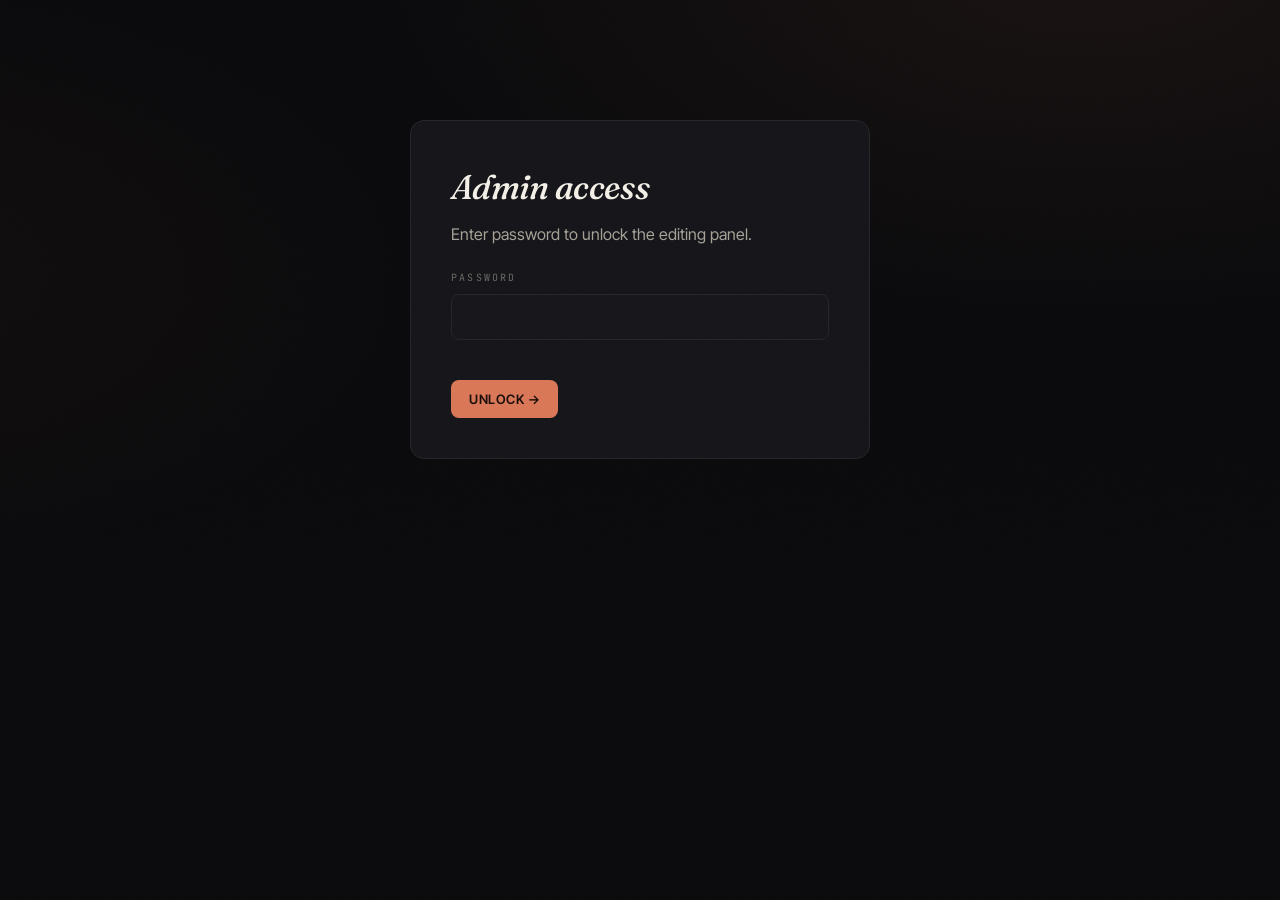
<file: admin.html>
<!DOCTYPE html>
<html lang="en">
<head>
<meta charset="UTF-8" />
<meta name="viewport" content="width=device-width, initial-scale=1" />
<title>Admin · QJ's Reel</title>
<link rel="preconnect" href="https://fonts.googleapis.com">
<link rel="preconnect" href="https://fonts.gstatic.com" crossorigin>
<link href="https://fonts.googleapis.com/css2?family=Fraunces:ital,opsz,wght@0,9..144,500;1,9..144,500&family=Inter+Tight:wght@400;500;600;700&family=JetBrains+Mono:wght@400;600&display=swap" rel="stylesheet">
<link rel="stylesheet" href="styles.css" />
<style>
/* Admin-specific styles, additive to styles.css */
.admin-wrap { max-width: 1400px; margin: 0 auto; padding: 40px 28px; }

.admin-gate {
  max-width: 460px; margin: 120px auto;
  background: var(--panel);
  border: 1px solid var(--line);
  border-radius: 14px;
  padding: 40px;
}
.admin-gate h1 {
  font-family: var(--font-display);
  font-weight: 500; font-style: italic;
  font-size: 34px; margin: 0 0 8px;
  letter-spacing: -0.02em;
}
.admin-gate p { color: var(--ink-dim); margin: 0 0 24px; }
.admin-gate label {
  display: block;
  font-family: var(--font-mono);
  font-size: 10px;
  color: var(--ink-mute);
  letter-spacing: 0.22em;
  text-transform: uppercase;
  margin-bottom: 8px;
}
.admin-gate input {
  width: 100%;
  padding: 13px 14px;
  background: var(--bg-3);
  border: 1px solid var(--line);
  border-radius: 8px;
  color: var(--ink);
  font-family: var(--font-mono);
  font-size: 14px;
  outline: none;
  margin-bottom: 20px;
}
.admin-gate input:focus {
  border-color: var(--accent);
  box-shadow: 0 0 0 3px rgba(217,119,87,0.14);
}
.admin-gate .gate-err {
  color: var(--bad);
  font-family: var(--font-mono);
  font-size: 12px;
  margin: -12px 0 16px;
  min-height: 16px;
}

.admin-header {
  display: flex; justify-content: space-between; align-items: center;
  padding-bottom: 20px;
  border-bottom: 1px solid var(--line-2);
  margin-bottom: 30px;
  gap: 16px;
  flex-wrap: wrap;
}
.admin-header .brand {
  font-family: var(--font-display);
  font-weight: 500; font-style: italic;
  font-size: 24px;
  letter-spacing: -0.01em;
  display: flex; align-items: center; gap: 12px;
}
.admin-header .brand .mark {
  background: var(--accent);
  color: #1a0e08;
  padding: 3px 9px;
  border-radius: 4px;
  font-weight: 900;
  font-style: normal;
  font-size: 18px;
}
.admin-header .actions {
  display: flex; gap: 10px; align-items: center;
  flex-wrap: wrap;
}
.admin-header .github-user {
  display: flex; align-items: center; gap: 10px;
  font-family: var(--font-mono);
  font-size: 11px;
  color: var(--ink-dim);
  letter-spacing: 0.12em;
  text-transform: uppercase;
}
.admin-header .github-user img {
  width: 28px; height: 28px;
  border-radius: 50%;
  border: 1px solid var(--line);
}

.btn {
  padding: 11px 18px;
  background: var(--accent);
  color: #1a0e08;
  border: 0;
  border-radius: 8px;
  font-family: var(--font-body);
  font-weight: 600;
  font-size: 13px;
  letter-spacing: 0.04em;
  text-transform: uppercase;
  cursor: pointer;
  transition: background 0.2s, transform 0.1s;
}
.btn:hover:not(:disabled) { background: var(--accent-2); }
.btn:active { transform: translateY(1px); }
.btn:disabled { opacity: 0.4; cursor: not-allowed; }
.btn-secondary { background: var(--bg-3); color: var(--ink); border: 1px solid var(--line); }
.btn-secondary:hover:not(:disabled) { background: var(--panel-2); border-color: var(--accent); color: var(--accent); }
.btn-success { background: var(--good); color: #0a1a0a; }
.btn-danger { background: var(--bad); color: #1a0808; }

.admin-controls {
  display: grid;
  grid-template-columns: 1fr auto auto;
  gap: 12px;
  padding: 18px;
  background: var(--panel);
  border: 1px solid var(--line-2);
  border-radius: 12px;
  margin-bottom: 24px;
  align-items: center;
}
@media (max-width: 720px) { .admin-controls { grid-template-columns: 1fr; } }

.admin-search {
  position: relative;
}
.admin-search svg {
  position: absolute; left: 14px; top: 50%; transform: translateY(-50%);
  width: 16px; height: 16px; color: var(--ink-mute);
}
.admin-search input {
  width: 100%;
  padding: 12px 14px 12px 40px;
  background: var(--bg-3);
  border: 1px solid var(--line);
  border-radius: 8px;
  color: var(--ink);
  font-family: var(--font-body);
  font-size: 14px;
  outline: none;
}
.admin-search input:focus { border-color: var(--accent); box-shadow: 0 0 0 3px rgba(217,119,87,0.14); }

.admin-sel {
  background: var(--bg-3);
  border: 1px solid var(--line);
  color: var(--ink);
  padding: 11px 32px 11px 12px;
  border-radius: 8px;
  font-family: var(--font-body);
  font-size: 13px;
  outline: none;
  cursor: pointer;
  appearance: none;
  background-image: url("data:image/svg+xml;utf8,<svg xmlns='http://www.w3.org/2000/svg' width='12' height='8' viewBox='0 0 12 8'><path d='M1 1l5 5 5-5' stroke='%23a5a196' fill='none' stroke-width='1.5'/></svg>");
  background-repeat: no-repeat;
  background-position: right 10px center;
  min-width: 160px;
}

.admin-count {
  font-family: var(--font-mono);
  font-size: 11px;
  color: var(--ink-mute);
  text-transform: uppercase;
  letter-spacing: 0.14em;
  margin-bottom: 14px;
}

/* table/list of entries */
.entry-list {
  display: flex; flex-direction: column;
  gap: 6px;
  margin-bottom: 40px;
}
.entry-row {
  display: grid;
  grid-template-columns: 42px 60px 1fr 120px 90px 100px 80px;
  gap: 12px; align-items: center;
  padding: 8px 14px;
  background: var(--panel);
  border: 1px solid var(--line-2);
  border-radius: 8px;
  transition: border-color 0.15s;
  cursor: pointer;
  font-size: 13px;
}
.entry-row:hover { border-color: var(--line); }
.entry-row.editing { border-color: var(--accent); background: var(--panel-2); }
.entry-row .e-id {
  font-family: var(--font-mono);
  font-size: 10px;
  color: var(--ink-mute);
  letter-spacing: 0.1em;
}
.entry-row .e-poster {
  width: 48px; aspect-ratio: 2/3;
  background: var(--bg-3);
  border-radius: 4px;
  overflow: hidden;
  display: flex; align-items: center; justify-content: center;
  font-size: 8px; color: var(--ink-mute);
  text-align: center;
  padding: 4px;
}
.entry-row .e-poster img { width: 100%; height: 100%; object-fit: cover; }
.entry-row .e-title {
  font-family: var(--font-display);
  font-weight: 500;
  font-size: 15px;
  color: var(--ink);
  letter-spacing: -0.01em;
  overflow: hidden;
  text-overflow: ellipsis;
  white-space: nowrap;
}
.entry-row .e-platform {
  font-family: var(--font-mono);
  font-size: 11px;
  color: var(--ink-dim);
  letter-spacing: 0.08em;
  text-transform: uppercase;
  overflow: hidden;
  text-overflow: ellipsis;
  white-space: nowrap;
}
.entry-row .e-rating {
  font-family: var(--font-display);
  font-weight: 600;
  font-size: 15px;
  color: var(--rating-color, var(--ink-dim));
  text-align: center;
}
.entry-row .e-status {
  font-family: var(--font-mono);
  font-size: 9px;
  letter-spacing: 0.14em;
  text-transform: uppercase;
  padding: 3px 8px;
  border-radius: 999px;
  border: 1px solid var(--line);
  text-align: center;
  white-space: nowrap;
}
.entry-row .e-status.watched { color: var(--good); border-color: rgba(143,214,148,0.3); background: rgba(143,214,148,0.06); }
.entry-row .e-status.partial { color: #bfd67f; border-color: rgba(191,214,127,0.3); background: rgba(191,214,127,0.06); }
.entry-row .e-status.unwatched { color: var(--accent); border-color: rgba(217,119,87,0.3); background: rgba(217,119,87,0.06); }
.entry-row .e-actions {
  text-align: right;
}

@media (max-width: 900px) {
  .entry-row { grid-template-columns: 48px 1fr 60px; gap: 10px; }
  .entry-row .e-id, .entry-row .e-platform, .entry-row .e-status, .entry-row .e-actions { display: none; }
}

/* editor modal */
.editor {
  position: fixed;
  inset: 0;
  z-index: 200;
  display: flex; align-items: center; justify-content: center;
  padding: 20px;
  background: rgba(0,0,0,0.85);
  backdrop-filter: blur(4px);
}
.editor[hidden] { display: none; }
.editor-card {
  background: var(--bg-2);
  border: 1px solid var(--line);
  border-radius: 14px;
  max-width: 760px;
  width: 100%;
  max-height: 92vh;
  overflow-y: auto;
  box-shadow: 0 30px 80px -20px rgba(0,0,0,0.9);
  animation: modalIn 0.25s ease;
}
.editor-card::-webkit-scrollbar { width: 6px; }
.editor-card::-webkit-scrollbar-thumb { background: var(--line); border-radius: 3px; }
.editor-head {
  padding: 24px 28px;
  border-bottom: 1px solid var(--line-2);
  display: flex; justify-content: space-between; align-items: center;
  gap: 16px;
  position: sticky; top: 0;
  background: var(--bg-2);
  z-index: 5;
}
.editor-head h2 {
  font-family: var(--font-display);
  font-weight: 500; font-style: italic;
  font-size: 24px;
  letter-spacing: -0.01em;
  margin: 0;
}
.editor-head .editor-id {
  font-family: var(--font-mono);
  font-size: 11px;
  color: var(--accent);
  letter-spacing: 0.2em;
  text-transform: uppercase;
}
.editor-close {
  background: transparent;
  border: 0; color: var(--ink-mute);
  font-size: 20px;
  cursor: pointer;
  width: 32px; height: 32px;
  border-radius: 50%;
  display: flex; align-items: center; justify-content: center;
}
.editor-close:hover { background: var(--bg-3); color: var(--ink); }

.editor-body {
  padding: 24px 28px;
  display: grid;
  grid-template-columns: 180px 1fr;
  gap: 28px;
}
@media (max-width: 680px) { .editor-body { grid-template-columns: 1fr; } }

.editor-poster-col { display: flex; flex-direction: column; gap: 12px; }
.editor-poster {
  aspect-ratio: 2/3;
  border-radius: 8px;
  overflow: hidden;
  background: var(--panel);
  border: 1px solid var(--line);
}
.editor-poster img { width: 100%; height: 100%; object-fit: cover; }
.editor-poster .empty {
  width: 100%; height: 100%;
  display: flex; align-items: center; justify-content: center;
  padding: 20px; text-align: center;
  color: var(--ink-mute);
  font-family: var(--font-display);
  font-style: italic;
  font-size: 14px;
  background: linear-gradient(135deg, var(--panel-2), var(--bg-3));
}

.field {
  display: flex; flex-direction: column;
  gap: 6px; margin-bottom: 16px;
}
.field label {
  font-family: var(--font-mono);
  font-size: 10px;
  color: var(--ink-mute);
  letter-spacing: 0.18em;
  text-transform: uppercase;
}
.field input, .field select, .field textarea {
  width: 100%;
  padding: 10px 12px;
  background: var(--bg-3);
  border: 1px solid var(--line);
  border-radius: 6px;
  color: var(--ink);
  font-family: var(--font-body);
  font-size: 14px;
  outline: none;
  transition: border-color 0.2s, box-shadow 0.2s;
}
.field input:focus, .field select:focus, .field textarea:focus {
  border-color: var(--accent);
  box-shadow: 0 0 0 3px rgba(217,119,87,0.12);
}
.field textarea { resize: vertical; min-height: 80px; font-family: var(--font-body); line-height: 1.5; }
.field select {
  appearance: none;
  background-image: url("data:image/svg+xml;utf8,<svg xmlns='http://www.w3.org/2000/svg' width='12' height='8' viewBox='0 0 12 8'><path d='M1 1l5 5 5-5' stroke='%23a5a196' fill='none' stroke-width='1.5'/></svg>");
  background-repeat: no-repeat;
  background-position: right 12px center;
  padding-right: 30px;
}
.field-row {
  display: grid;
  grid-template-columns: 1fr 1fr;
  gap: 12px;
}
@media (max-width: 520px) { .field-row { grid-template-columns: 1fr; } }

.tmdb-box {
  background: var(--panel-2);
  border: 1px solid var(--line);
  border-radius: 8px;
  padding: 14px;
  margin: 10px 0 18px;
}
.tmdb-box h3 {
  margin: 0 0 10px;
  font-family: var(--font-mono);
  font-size: 10px;
  color: var(--ink-mute);
  letter-spacing: 0.2em;
  text-transform: uppercase;
  font-weight: 600;
}
.tmdb-search { display: flex; gap: 8px; }
.tmdb-search input {
  flex: 1;
  padding: 10px 12px;
  background: var(--bg-3);
  border: 1px solid var(--line);
  border-radius: 6px;
  color: var(--ink);
  font-family: var(--font-body);
  font-size: 14px;
  outline: none;
}
.tmdb-search input:focus {
  border-color: var(--accent);
  box-shadow: 0 0 0 3px rgba(217,119,87,0.12);
}
.tmdb-results {
  display: grid;
  grid-template-columns: repeat(auto-fill, minmax(100px, 1fr));
  gap: 10px;
  margin-top: 12px;
  max-height: 280px;
  overflow-y: auto;
  padding-right: 4px;
}
.tmdb-results::-webkit-scrollbar { width: 5px; }
.tmdb-results::-webkit-scrollbar-thumb { background: var(--line); }
.tmdb-candidate {
  background: var(--bg-3);
  border: 2px solid var(--line);
  border-radius: 6px;
  overflow: hidden;
  cursor: pointer;
  transition: all 0.15s;
}
.tmdb-candidate:hover { border-color: var(--accent); }
.tmdb-candidate .cimg {
  aspect-ratio: 2/3;
  overflow: hidden;
  position: relative;
}
.tmdb-candidate .cimg img { width: 100%; height: 100%; object-fit: cover; }
.tmdb-candidate .cimg .no-p {
  width: 100%; height: 100%;
  display: flex; align-items: center; justify-content: center;
  color: var(--ink-mute); font-size: 10px;
  background: linear-gradient(135deg, var(--panel), var(--panel-2));
}
.tmdb-candidate .type-badge {
  position: absolute; top: 4px; left: 4px;
  background: rgba(0,0,0,0.7);
  color: white;
  padding: 1px 5px;
  border-radius: 3px;
  font-family: var(--font-mono);
  font-size: 8px;
  letter-spacing: 0.1em;
}
.tmdb-candidate .ctxt {
  padding: 6px 8px 8px;
  font-family: var(--font-body);
  font-size: 11px;
  color: var(--ink);
  line-height: 1.2;
  display: -webkit-box;
  -webkit-line-clamp: 2;
  -webkit-box-orient: vertical;
  overflow: hidden;
}
.tmdb-candidate .cy { font-family: var(--font-mono); color: var(--ink-mute); font-size: 10px; margin-top: 2px; }

.editor-footer {
  padding: 18px 28px;
  border-top: 1px solid var(--line-2);
  display: flex; justify-content: space-between; align-items: center;
  gap: 12px;
  position: sticky; bottom: 0;
  background: var(--bg-2);
  flex-wrap: wrap;
}
.editor-footer .right { display: flex; gap: 10px; }

.toast {
  position: fixed; top: 20px; left: 50%; transform: translateX(-50%);
  z-index: 300;
  padding: 12px 22px;
  background: var(--panel);
  border: 1px solid var(--line);
  border-radius: 8px;
  font-family: var(--font-mono);
  font-size: 12px;
  letter-spacing: 0.08em;
  max-width: 90vw;
  box-shadow: 0 20px 40px -10px rgba(0,0,0,0.6);
  animation: toastIn 0.25s ease;
}
.toast.good { border-left: 3px solid var(--good); color: var(--good); }
.toast.bad  { border-left: 3px solid var(--bad); color: var(--bad); }
.toast.info { border-left: 3px solid var(--accent); color: var(--accent); }
@keyframes toastIn { from { opacity: 0; transform: translate(-50%, -10px); } to { opacity: 1; transform: translate(-50%, 0); } }

.save-bar {
  position: fixed;
  bottom: 20px; left: 50%; transform: translateX(-50%);
  z-index: 150;
  display: flex; align-items: center; gap: 14px;
  padding: 14px 22px;
  background: var(--panel);
  border: 1px solid var(--accent);
  border-radius: 999px;
  box-shadow: 0 20px 40px -10px rgba(0,0,0,0.7);
  animation: slideUp 0.3s ease;
}
.save-bar[hidden] { display: none; }
.save-bar .text {
  font-family: var(--font-mono);
  font-size: 12px;
  color: var(--ink);
  letter-spacing: 0.1em;
  text-transform: uppercase;
}
@keyframes slideUp { from { opacity: 0; transform: translate(-50%, 20px); } to { opacity: 1; transform: translate(-50%, 0); } }
</style>
</head>
<body>

<div class="grain"></div>

<!-- Password gate -->
<div id="gate" class="admin-gate">
  <h1>Admin access</h1>
  <p>Enter password to unlock the editing panel.</p>
  <label for="gate-pw">Password</label>
  <input type="password" id="gate-pw" autocomplete="current-password" />
  <div id="gate-err" class="gate-err"></div>
  <button id="gate-btn" class="btn">Unlock →</button>
</div>

<!-- Main admin UI -->
<div id="app" class="admin-wrap" hidden>

  <header class="admin-header">
    <div class="brand">
      <span class="mark">QJ</span>
      <span>Admin Panel</span>
    </div>
    <div class="actions">
      <div id="gh-user" class="github-user" hidden></div>
      <button id="github-login-btn" class="btn">Sign in with GitHub</button>
      <button id="add-btn" class="btn btn-secondary" hidden>+ Add entry</button>
      <a href="./" class="btn btn-secondary">← Back to site</a>
    </div>
  </header>

  <div id="not-signed-in" class="admin-gate" style="margin:40px auto;max-width:540px;">
    <h1 style="font-size:28px;">Sign in to edit</h1>
    <p>The admin panel needs GitHub access to save your changes directly to your repository. Click "Sign in with GitHub" above — you'll authorize the app once, then all edits save instantly.</p>
    <p style="font-size:13px;color:var(--ink-mute);">We only ask for <code style="background:var(--bg-3);padding:2px 6px;border-radius:3px;">public_repo</code> scope — no access to your private repos or personal info.</p>
  </div>

  <div id="signed-in-ui" hidden>
    <div class="admin-controls">
      <div class="admin-search">
        <svg viewBox="0 0 24 24" fill="none" stroke="currentColor" stroke-width="2"><circle cx="11" cy="11" r="7"/><path d="m20 20-3.5-3.5"/></svg>
        <input type="search" id="a-search" placeholder="Search title, platform…" autocomplete="off" />
      </div>
      <select id="a-filter" class="admin-sel">
        <option value="all">All entries</option>
        <option value="watched">Watched</option>
        <option value="partial">In progress</option>
        <option value="unwatched">Watchlist</option>
        <option value="no-poster">No poster</option>
      </select>
      <select id="a-sort" class="admin-sel">
        <option value="recent">Most recent (by ID)</option>
        <option value="oldest">Oldest first</option>
        <option value="title">Title A–Z</option>
        <option value="rating-desc">Highest rated</option>
        <option value="rating-asc">Lowest rated</option>
      </select>
    </div>

    <div class="admin-count" id="a-count">—</div>

    <div id="entry-list" class="entry-list"></div>
  </div>

</div>

<!-- Editor modal -->
<div id="editor" class="editor" hidden>
  <div class="editor-card">
    <div class="editor-head">
      <div>
        <div class="editor-id" id="ed-id">ENTRY</div>
        <h2 id="ed-heading">Edit entry</h2>
      </div>
      <button class="editor-close" data-editor-close>✕</button>
    </div>

    <div class="editor-body">
      <div class="editor-poster-col">
        <div class="editor-poster" id="ed-poster"></div>
        <button id="ed-clear-poster" class="btn btn-secondary" style="font-size:11px;padding:8px;">Clear poster</button>
      </div>

      <div>
        <div class="field">
          <label for="ed-title">Title</label>
          <input type="text" id="ed-title" />
        </div>
        <div class="field-row">
          <div class="field">
            <label for="ed-platform">Platform</label>
            <input type="text" id="ed-platform" placeholder="Netflix, Prime Video…" />
          </div>
          <div class="field">
            <label for="ed-rating">Rating (0–10)</label>
            <input type="number" id="ed-rating" step="0.5" min="0" max="10" placeholder="e.g. 7.5" />
          </div>
        </div>
        <div class="field-row">
          <div class="field">
            <label for="ed-status">Status</label>
            <select id="ed-status">
              <option value="watched">Watched</option>
              <option value="partial">In progress (partial)</option>
              <option value="unwatched">Watchlist (not started)</option>
            </select>
          </div>
          <div class="field">
            <label for="ed-seasons">Seasons watched</label>
            <input type="text" id="ed-seasons" placeholder="e.g. S1, S1-S4, All" />
          </div>
        </div>
        <div class="field">
          <label for="ed-year">Year</label>
          <input type="text" id="ed-year" placeholder="e.g. 2014" />
        </div>
        <div class="field">
          <label for="ed-overview">Description</label>
          <textarea id="ed-overview" rows="3"></textarea>
        </div>

        <div class="tmdb-box">
          <h3>Fetch poster + description from TMDB</h3>
          <div class="tmdb-search">
            <input type="text" id="ed-tmdb-query" placeholder="Search query" />
            <button id="ed-tmdb-btn" class="btn btn-secondary">Search</button>
          </div>
          <div id="ed-tmdb-results" class="tmdb-results"></div>
        </div>
      </div>
    </div>

    <div class="editor-footer">
      <button id="ed-delete" class="btn btn-danger">Delete entry</button>
      <div class="right">
        <button class="btn btn-secondary" data-editor-close>Cancel</button>
        <button id="ed-save" class="btn">Save changes</button>
      </div>
    </div>
  </div>
</div>

<!-- Save bar (shown when unsaved changes exist) -->
<div id="save-bar" class="save-bar" hidden>
  <span class="text" id="save-bar-text">0 changes unsaved</span>
  <button id="sync-btn" class="btn">⬆ Push to GitHub</button>
</div>

<script>
/* ============================================================
   Admin Panel
   ============================================================ */

const ADMIN_PASSWORD = "Admin2026@";
const WORKER_URL = "https://qj-reel-auth.qaderbhai112.workers.dev";
const REPO_OWNER = "qader111";
const REPO_NAME = "reel";
const FILE_PATH = "movies.json";
const TMDB_BASE = "https://api.themoviedb.org/3";
const TMDB_IMG = "https://image.tmdb.org/t/p/w500";
const TMDB_READ_TOKEN_STORAGE = "qj-reel-tmdb-token";
const GH_TOKEN_STORAGE = "qj-reel-gh-token";

const $ = (id) => document.getElementById(id);

const state = {
  movies: [],
  filtered: [],
  filter: "all",
  sort: "recent",
  search: "",
  fileSha: null,          // current SHA of movies.json on GitHub (for If-Match writes)
  ghToken: null,
  ghUser: null,
  pendingChanges: false,  // true when edits haven't been pushed yet
  editing: null,          // entry id being edited (or "new")
  lastTmdbResults: [],
};

/* ---------- Password gate ---------- */
$("gate-btn").addEventListener("click", unlock);
$("gate-pw").addEventListener("keydown", (e) => { if (e.key === "Enter") unlock(); });

function unlock() {
  const v = $("gate-pw").value;
  if (v !== ADMIN_PASSWORD) {
    $("gate-err").textContent = "Wrong password.";
    return;
  }
  sessionStorage.setItem("qj-reel-unlocked", "1");
  $("gate").hidden = true;
  $("app").hidden = false;
  init();
}

// Auto-unlock if session is unlocked
if (sessionStorage.getItem("qj-reel-unlocked") === "1") {
  $("gate").hidden = true;
  $("app").hidden = false;
  init();
}

/* ---------- Init ---------- */
async function init() {
  // Check for existing GH token
  const savedToken = localStorage.getItem(GH_TOKEN_STORAGE);
  if (savedToken) {
    state.ghToken = savedToken;
    await fetchGhUser();
  }

  // Listen for OAuth postMessage
  window.addEventListener("message", (e) => {
    if (e.origin !== new URL(WORKER_URL).origin) return;
    if (!e.data || e.data.type !== "qj-reel-oauth") return;
    handleOAuthToken(e.data.token);
  });

  // Bind events
  $("github-login-btn").addEventListener("click", startOAuth);
  $("add-btn").addEventListener("click", () => openEditor("new"));
  $("a-search").addEventListener("input", debounce(() => {
    state.search = $("a-search").value.trim().toLowerCase();
    applyFilters();
  }, 120));
  $("a-filter").addEventListener("change", () => { state.filter = $("a-filter").value; applyFilters(); });
  $("a-sort").addEventListener("change", () => { state.sort = $("a-sort").value; applyFilters(); });
  document.querySelectorAll("[data-editor-close]").forEach(el => el.addEventListener("click", closeEditor));
  $("ed-save").addEventListener("click", saveEntry);
  $("ed-delete").addEventListener("click", deleteEntry);
  $("ed-clear-poster").addEventListener("click", () => {
    const form = readEditorForm();
    form.poster = null;
    renderEditorPoster(form);
    state._editorDraft = form;
  });
  $("ed-tmdb-btn").addEventListener("click", doTmdbSearch);
  $("ed-tmdb-query").addEventListener("keydown", (e) => { if (e.key === "Enter") { e.preventDefault(); doTmdbSearch(); } });
  $("sync-btn").addEventListener("click", pushToGitHub);

  document.addEventListener("keydown", (e) => {
    if (e.key === "Escape" && !$("editor").hidden) closeEditor();
  });

  // If signed in, load movies
  if (state.ghToken) {
    await loadFromGitHub();
  }
}

/* ---------- OAuth flow ---------- */
function startOAuth() {
  const state_ = Math.random().toString(36).slice(2);
  sessionStorage.setItem("qj-reel-oauth-state", state_);
  const url = `${WORKER_URL}/oauth/authorize?state=${encodeURIComponent(state_)}`;
  const w = window.open(url, "gh-oauth", "width=640,height=720");
  if (!w) toast("bad", "Popup blocked. Please allow popups for this page and try again.");
}

async function handleOAuthToken(token) {
  const expected = sessionStorage.getItem("qj-reel-oauth-state");
  // Note: state check is loose here — if you want stricter, verify state from worker payload too
  state.ghToken = token;
  localStorage.setItem(GH_TOKEN_STORAGE, token);
  toast("good", "Signed in to GitHub ✓");
  await fetchGhUser();
  await loadFromGitHub();
}

async function fetchGhUser() {
  try {
    const res = await fetch("https://api.github.com/user", {
      headers: { Authorization: `Bearer ${state.ghToken}`, Accept: "application/vnd.github+json" }
    });
    if (!res.ok) throw new Error(`GH ${res.status}`);
    state.ghUser = await res.json();
    renderGhUser();
  } catch (e) {
    // Token is probably expired or revoked
    localStorage.removeItem(GH_TOKEN_STORAGE);
    state.ghToken = null;
    state.ghUser = null;
    renderGhUser();
    toast("bad", "Sign-in expired. Please sign in again.");
  }
}

function renderGhUser() {
  const box = $("gh-user");
  const loginBtn = $("github-login-btn");
  const addBtn = $("add-btn");
  const notSignedIn = $("not-signed-in");
  const signedInUi = $("signed-in-ui");

  if (state.ghUser) {
    box.hidden = false;
    const avatarUrl = state.ghUser.avatar_url ? state.ghUser.avatar_url + (state.ghUser.avatar_url.includes("?") ? "&s=56" : "?s=56") : "";
    box.innerHTML = `
      <img src="${escapeHtml(avatarUrl)}" alt="" />
      <span>${escapeHtml(state.ghUser.login)}</span>
      <button id="gh-logout" class="btn btn-secondary" style="padding:6px 12px;font-size:10px;margin-left:8px;">Sign out</button>
    `;
    $("gh-logout").addEventListener("click", signOut);
    loginBtn.hidden = true;
    addBtn.hidden = false;
    notSignedIn.hidden = true;
    signedInUi.hidden = false;
  } else {
    box.hidden = true;
    loginBtn.hidden = false;
    addBtn.hidden = true;
    notSignedIn.hidden = false;
    signedInUi.hidden = true;
  }
}

function signOut() {
  localStorage.removeItem(GH_TOKEN_STORAGE);
  state.ghToken = null;
  state.ghUser = null;
  renderGhUser();
  toast("info", "Signed out.");
}

/* ---------- GitHub file I/O ---------- */
async function loadFromGitHub() {
  try {
    const res = await fetch(`https://api.github.com/repos/${REPO_OWNER}/${REPO_NAME}/contents/${FILE_PATH}`, {
      headers: { Authorization: `Bearer ${state.ghToken}`, Accept: "application/vnd.github+json" }
    });
    if (!res.ok) throw new Error(`GitHub returned ${res.status}`);
    const data = await res.json();
    state.fileSha = data.sha;
    const content = atob(data.content.replace(/\n/g, ""));
    // Decode UTF-8 properly
    const bytes = new Uint8Array([...content].map(c => c.charCodeAt(0)));
    const text = new TextDecoder().decode(bytes);
    state.movies = JSON.parse(text);
    state.pendingChanges = false;
    updateSaveBar();
    applyFilters();
    toast("good", `Loaded ${state.movies.length} entries`);
  } catch (e) {
    toast("bad", `Load failed: ${e.message}`);
  }
}

async function pushToGitHub() {
  if (!state.pendingChanges) return;
  if (!state.ghToken) { toast("bad", "Not signed in."); return; }

  const btn = $("sync-btn");
  btn.disabled = true;
  btn.textContent = "⏳ Pushing…";

  try {
    const text = JSON.stringify(state.movies, null, 2);
    // Encode to base64 safely for UTF-8
    const bytes = new TextEncoder().encode(text);
    const binary = Array.from(bytes).map(b => String.fromCharCode(b)).join("");
    const content = btoa(binary);

    const res = await fetch(`https://api.github.com/repos/${REPO_OWNER}/${REPO_NAME}/contents/${FILE_PATH}`, {
      method: "PUT",
      headers: {
        Authorization: `Bearer ${state.ghToken}`,
        Accept: "application/vnd.github+json",
        "Content-Type": "application/json",
      },
      body: JSON.stringify({
        message: `Admin: update movies.json (${state.movies.length} entries)`,
        content,
        sha: state.fileSha,
      }),
    });
    if (!res.ok) {
      const errText = await res.text();
      throw new Error(`${res.status}: ${errText.slice(0, 120)}`);
    }
    const data = await res.json();
    state.fileSha = data.content.sha;
    state.pendingChanges = false;
    updateSaveBar();
    toast("good", "Pushed to GitHub ✓ Site will redeploy in ~30s");
  } catch (e) {
    toast("bad", `Push failed: ${e.message}`);
  } finally {
    btn.disabled = false;
    btn.textContent = "⬆ Push to GitHub";
  }
}

function markDirty() {
  state.pendingChanges = true;
  updateSaveBar();
}
function updateSaveBar() {
  const bar = $("save-bar");
  if (state.pendingChanges) {
    bar.hidden = false;
    // (we could count changes, but simpler for now)
    $("save-bar-text").textContent = "Unsaved changes";
  } else {
    bar.hidden = true;
  }
}

/* ---------- List rendering ---------- */
function applyFilters() {
  let list = state.movies.slice();

  // Filter
  if (state.filter !== "all") {
    if (state.filter === "no-poster") {
      list = list.filter(m => !m.poster);
    } else {
      list = list.filter(m => (m.status || (m.watched ? "watched" : "unwatched")) === state.filter);
    }
  }
  // Search
  if (state.search) {
    list = list.filter(m => {
      const hay = `${m.title} ${m.platform || ""} ${m.matched_title || ""}`.toLowerCase();
      return hay.includes(state.search);
    });
  }
  // Sort
  switch (state.sort) {
    case "recent": list.sort((a,b) => b.id - a.id); break;
    case "oldest": list.sort((a,b) => a.id - b.id); break;
    case "title":  list.sort((a,b) => a.title.localeCompare(b.title)); break;
    case "rating-desc": list.sort((a,b) => ((b.rating ?? -1) - (a.rating ?? -1))); break;
    case "rating-asc":  list.sort((a,b) => ((a.rating ?? 99) - (b.rating ?? 99))); break;
  }

  state.filtered = list;
  $("a-count").textContent = `${list.length} of ${state.movies.length}`;

  // Render — cap to 200 for performance, show "load more" if needed
  const CAP = 200;
  const shown = list.slice(0, CAP);
  const more = list.length - shown.length;

  $("entry-list").innerHTML = shown.map(rowHTML).join("") +
    (more > 0 ? `<button class="btn btn-secondary" id="a-more" style="margin:16px auto;display:block;">Load ${more} more…</button>` : "");

  $("entry-list").querySelectorAll("[data-eid]").forEach(el => {
    el.addEventListener("click", () => openEditor(Number(el.dataset.eid)));
  });
  const moreBtn = $("a-more");
  if (moreBtn) moreBtn.addEventListener("click", () => {
    // Just render everything
    $("entry-list").innerHTML = list.map(rowHTML).join("");
    $("entry-list").querySelectorAll("[data-eid]").forEach(el => {
      el.addEventListener("click", () => openEditor(Number(el.dataset.eid)));
    });
  });
}

function rowHTML(m) {
  const status = m.status || (m.watched ? "watched" : "unwatched");
  const rc = ratingColor(m.rating);
  const poster = m.poster
    ? `<img src="${escapeHtml(m.poster)}" alt="" loading="lazy" />`
    : `<span>No poster</span>`;
  return `
    <div class="entry-row" data-eid="${m.id}">
      <div class="e-id">#${String(m.id).padStart(4, "0")}</div>
      <div class="e-poster">${poster}</div>
      <div class="e-title">${escapeHtml(m.title)}${m.seasons_watched ? ` <span style="font-family:var(--font-mono);font-size:10px;color:var(--accent);font-weight:400;margin-left:6px;">[${escapeHtml(m.seasons_watched)}]</span>` : ""}</div>
      <div class="e-platform">${escapeHtml(m.platform || "—")}</div>
      <div class="e-rating" style="color:${rc};">${m.rating != null ? m.rating : "—"}</div>
      <div class="e-status ${status}">${status === "watched" ? "Watched" : status === "partial" ? "Partial" : "Watchlist"}</div>
      <div class="e-actions">
        <button class="btn btn-secondary" style="padding:6px 12px;font-size:10px;">Edit →</button>
      </div>
    </div>
  `;
}

/* ---------- Editor ---------- */
function openEditor(id) {
  state.editing = id;
  const isNew = id === "new";
  let entry;

  if (isNew) {
    const maxId = state.movies.reduce((m, e) => Math.max(m, e.id), 0);
    entry = {
      id: maxId + 1,
      title: "",
      platform: null,
      rating: null,
      seasons_watched: null,
      status: "watched",
      watched: true,
      poster: null,
      overview: null,
      year: null,
      matched_title: null,
      tmdb_id: null,
      tmdb_type: null,
    };
  } else {
    entry = state.movies.find(x => x.id === id);
    if (!entry) return;
    entry = { ...entry };
  }

  state._editorDraft = entry;
  $("ed-id").textContent = isNew ? "NEW ENTRY" : `ENTRY · #${String(entry.id).padStart(4, "0")}`;
  $("ed-heading").textContent = isNew ? "Add new entry" : "Edit entry";
  $("ed-title").value = entry.title || "";
  $("ed-platform").value = entry.platform || "";
  $("ed-rating").value = entry.rating ?? "";
  $("ed-status").value = entry.status || (entry.watched ? "watched" : "unwatched");
  $("ed-seasons").value = entry.seasons_watched || "";
  $("ed-year").value = entry.year || "";
  $("ed-overview").value = entry.overview || "";
  $("ed-tmdb-query").value = entry.title || "";
  $("ed-tmdb-results").innerHTML = "";
  $("ed-delete").style.display = isNew ? "none" : "inline-block";

  renderEditorPoster(entry);

  $("editor").hidden = false;
  document.body.style.overflow = "hidden";
}

function closeEditor() {
  $("editor").hidden = true;
  document.body.style.overflow = "";
  state.editing = null;
  state._editorDraft = null;
}

function renderEditorPoster(entry) {
  const el = $("ed-poster");
  if (entry.poster) {
    el.innerHTML = `<img src="${escapeHtml(entry.poster)}" alt="" />`;
  } else {
    el.innerHTML = `<div class="empty">No poster</div>`;
  }
}

function readEditorForm() {
  const draft = state._editorDraft || {};
  const ratingRaw = $("ed-rating").value.trim();
  return {
    ...draft,
    title: $("ed-title").value.trim(),
    platform: $("ed-platform").value.trim() || null,
    rating: ratingRaw === "" ? null : parseFloat(ratingRaw),
    status: $("ed-status").value,
    watched: $("ed-status").value !== "unwatched",  // partial counts as watched=true
    seasons_watched: $("ed-seasons").value.trim() || null,
    year: $("ed-year").value.trim() || null,
    overview: $("ed-overview").value.trim() || null,
  };
}

function saveEntry() {
  const form = readEditorForm();
  if (!form.title) { toast("bad", "Title is required"); return; }

  const isNew = state.editing === "new";
  if (isNew) {
    state.movies.push(form);
    toast("good", `Added "${form.title}"`);
  } else {
    const idx = state.movies.findIndex(x => x.id === state.editing);
    if (idx === -1) { toast("bad", "Entry not found"); return; }
    state.movies[idx] = form;
    toast("good", `Updated "${form.title}"`);
  }

  markDirty();
  closeEditor();
  applyFilters();
}

function deleteEntry() {
  if (state.editing === "new") { closeEditor(); return; }
  const e = state.movies.find(x => x.id === state.editing);
  if (!e) return;
  if (!confirm(`Delete "${e.title}"? This can't be undone once you push to GitHub.`)) return;
  state.movies = state.movies.filter(x => x.id !== state.editing);
  markDirty();
  closeEditor();
  applyFilters();
  toast("good", `Deleted "${e.title}"`);
}

/* ---------- TMDB search ---------- */
async function doTmdbSearch() {
  let token = localStorage.getItem(TMDB_READ_TOKEN_STORAGE);
  if (!token) {
    token = prompt("Paste your TMDB API Read Access Token (one-time, stored in your browser):");
    if (!token) return;
    localStorage.setItem(TMDB_READ_TOKEN_STORAGE, token.trim());
  }

  const q = $("ed-tmdb-query").value.trim() || ($("ed-title").value.trim());
  if (!q) { toast("bad", "Enter a search query"); return; }

  const area = $("ed-tmdb-results");
  area.innerHTML = `<div style="grid-column:1/-1;color:var(--ink-mute);font-family:var(--font-mono);font-size:11px;padding:10px;">Searching "${escapeHtml(q)}"…</div>`;

  try {
    const res = await fetch(`${TMDB_BASE}/search/multi?query=${encodeURIComponent(q)}&include_adult=false`, {
      headers: { Authorization: `Bearer ${token}`, accept: "application/json" }
    });
    if (!res.ok) {
      if (res.status === 401) {
        localStorage.removeItem(TMDB_READ_TOKEN_STORAGE);
        throw new Error("Invalid TMDB token. Try again.");
      }
      throw new Error(`TMDB ${res.status}`);
    }
    const data = await res.json();
    const results = (data.results || []).filter(r => r.media_type === "movie" || r.media_type === "tv").slice(0, 12);
    state.lastTmdbResults = results;

    if (results.length === 0) {
      area.innerHTML = `<div style="grid-column:1/-1;color:var(--ink-mute);font-family:var(--font-mono);font-size:11px;padding:10px;">No results.</div>`;
      return;
    }
    area.innerHTML = results.map((r, i) => {
      const title = r.title || r.name;
      const year = (r.release_date || r.first_air_date || "").slice(0, 4);
      const img = r.poster_path ? TMDB_IMG + r.poster_path : null;
      const type = r.media_type === "tv" ? "TV" : "MOVIE";
      return `
        <div class="tmdb-candidate" data-idx="${i}">
          <div class="cimg">
            <div class="type-badge">${type}</div>
            ${img ? `<img src="${img}" alt="" loading="lazy" />` : `<div class="no-p">No poster</div>`}
          </div>
          <div class="ctxt">${escapeHtml(title)}<div class="cy">${year || "—"}</div></div>
        </div>
      `;
    }).join("");
    area.querySelectorAll(".tmdb-candidate").forEach(el => {
      el.addEventListener("click", () => pickTmdb(Number(el.dataset.idx)));
    });
  } catch (e) {
    area.innerHTML = `<div style="grid-column:1/-1;color:var(--bad);font-family:var(--font-mono);font-size:11px;padding:10px;">${escapeHtml(e.message)}</div>`;
  }
}

function pickTmdb(idx) {
  const r = state.lastTmdbResults[idx];
  if (!r) return;
  const draft = state._editorDraft || {};
  draft.tmdb_id = r.id;
  draft.tmdb_type = r.media_type;
  draft.matched_title = r.title || r.name;
  draft.year = (r.release_date || r.first_air_date || "").slice(0, 4) || null;
  draft.poster = r.poster_path ? TMDB_IMG + r.poster_path : null;
  if (!$("ed-overview").value.trim()) {
    $("ed-overview").value = r.overview || "";
  }
  if (!$("ed-year").value.trim() && draft.year) {
    $("ed-year").value = draft.year;
  }
  state._editorDraft = draft;
  renderEditorPoster(draft);
  toast("good", `Poster set from "${draft.matched_title}"`);
}

/* ---------- Toast ---------- */
let toastTimer;
function toast(type, text) {
  let el = document.querySelector(".toast");
  if (el) el.remove();
  el = document.createElement("div");
  el.className = `toast ${type}`;
  el.textContent = text;
  document.body.appendChild(el);
  clearTimeout(toastTimer);
  toastTimer = setTimeout(() => { el.style.opacity = "0"; setTimeout(() => el.remove(), 300); }, 3000);
}

/* ---------- Utils ---------- */
function debounce(fn, ms) {
  let t;
  return (...a) => { clearTimeout(t); t = setTimeout(() => fn(...a), ms); };
}
function escapeHtml(s) {
  return String(s ?? "").replace(/[&<>"']/g, c => ({"&":"&amp;","<":"&lt;",">":"&gt;",'"':"&quot;","'":"&#39;"}[c]));
}
function ratingColor(r) {
  if (r == null) return "#6b6a66";
  if (r >= 8.5) return "#8fd694";
  if (r >= 7)   return "#bfd67f";
  if (r >= 5)   return "#e8a87c";
  if (r >= 3)   return "#d97757";
  return "#e06363";
}
</script>
</body>
</html>
</file>
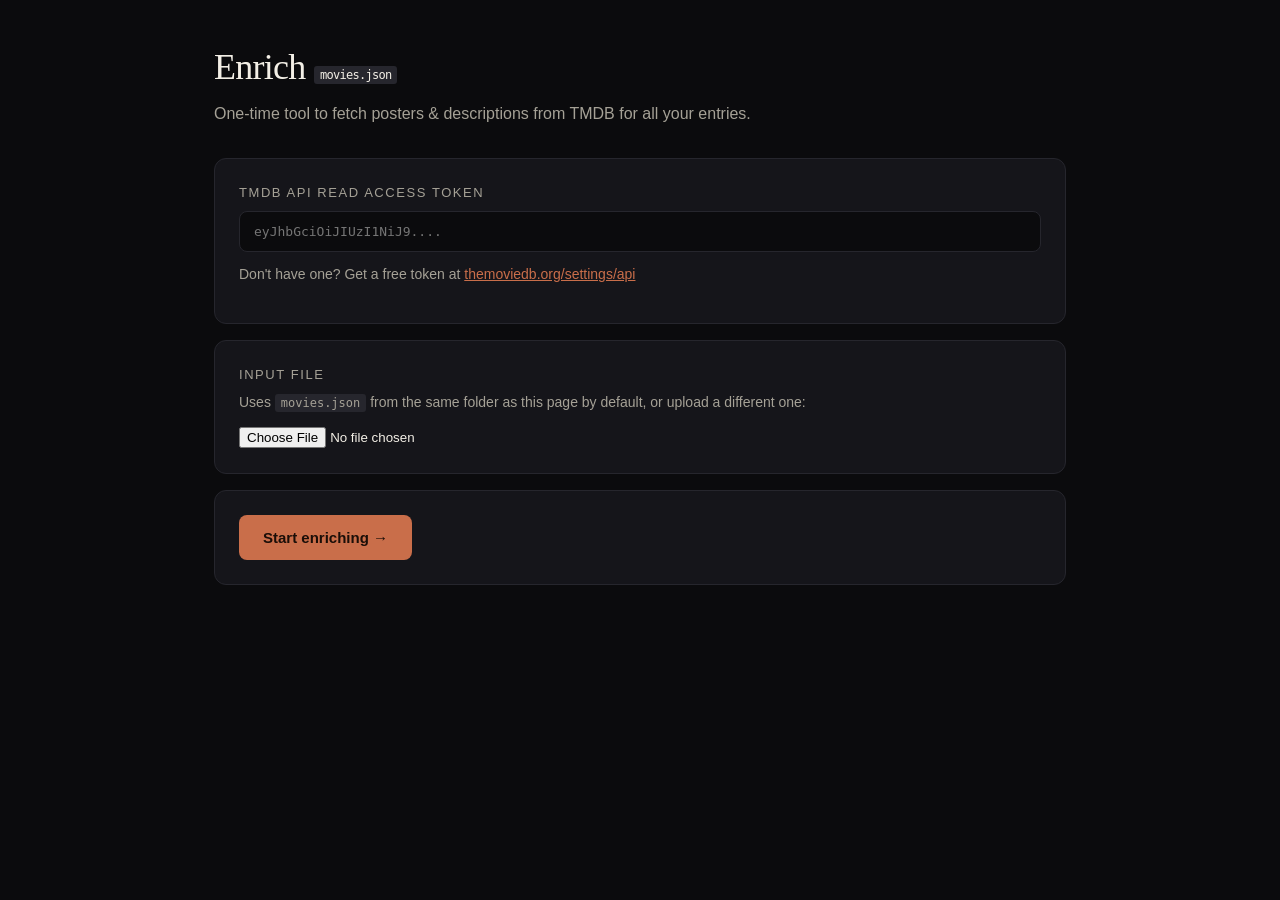
<file: enrich.html>
<!DOCTYPE html>
<html lang="en">
<head>
<meta charset="UTF-8" />
<title>Enrich movies.json · QJ's Reel</title>
<style>
* { box-sizing: border-box; }
body {
  font-family: -apple-system, BlinkMacSystemFont, "Segoe UI", sans-serif;
  background: #0b0b0d;
  color: #f3efe6;
  max-width: 900px;
  margin: 0 auto;
  padding: 40px 24px;
  line-height: 1.5;
}
h1 {
  font-family: Georgia, serif;
  font-weight: 300;
  font-size: 36px;
  margin: 0 0 8px;
  letter-spacing: -0.02em;
}
.sub { color: #a5a196; margin: 0 0 32px; }
.card {
  background: #15151a;
  border: 1px solid #26262d;
  border-radius: 12px;
  padding: 24px;
  margin: 16px 0;
}
label { display: block; font-size: 13px; color: #a5a196; text-transform: uppercase; letter-spacing: 0.12em; margin-bottom: 8px; }
input[type="password"], input[type="text"] {
  width: 100%;
  padding: 12px 14px;
  background: #0b0b0d;
  border: 1px solid #26262d;
  border-radius: 8px;
  color: #f3efe6;
  font-family: ui-monospace, monospace;
  font-size: 13px;
  outline: none;
}
input:focus { border-color: #c96e4a; }
button {
  background: #c96e4a;
  color: #1a0e08;
  border: 0;
  padding: 14px 24px;
  border-radius: 8px;
  font-weight: 600;
  font-size: 15px;
  cursor: pointer;
  transition: background .2s, transform .1s;
}
button:hover:not(:disabled) { background: #dd7f5a; }
button:active { transform: translateY(1px); }
button:disabled { opacity: 0.5; cursor: not-allowed; }
.btn-secondary { background: #26262d; color: #f3efe6; }
.btn-secondary:hover:not(:disabled) { background: #333; }
.progress {
  width: 100%;
  height: 10px;
  background: #26262d;
  border-radius: 5px;
  overflow: hidden;
  margin: 16px 0;
}
.progress-bar {
  height: 100%;
  background: linear-gradient(90deg, #c96e4a, #e8a87c);
  transition: width .2s;
}
.stats {
  display: grid;
  grid-template-columns: repeat(4, 1fr);
  gap: 12px;
  margin: 16px 0;
}
.stat {
  background: #0b0b0d;
  padding: 14px;
  border-radius: 8px;
  border: 1px solid #26262d;
}
.stat .n { font-size: 28px; font-weight: 600; }
.stat .l { font-size: 11px; text-transform: uppercase; letter-spacing: 0.1em; color: #a5a196; }
.log {
  background: #0b0b0d;
  border: 1px solid #26262d;
  border-radius: 8px;
  padding: 16px;
  max-height: 400px;
  overflow-y: auto;
  font-family: ui-monospace, monospace;
  font-size: 12px;
  line-height: 1.7;
}
.log .match { color: #8fd694; }
.log .miss  { color: #e89c5a; }
.log .err   { color: #e06363; }
.log .info  { color: #a5a196; }
.hidden { display: none; }
code { background: #26262d; padding: 2px 6px; border-radius: 3px; font-size: 12px; }
.help { color: #a5a196; font-size: 14px; margin-top: 12px; }
.help a { color: #c96e4a; }
</style>
</head>
<body>

<h1>Enrich <code>movies.json</code></h1>
<p class="sub">One-time tool to fetch posters & descriptions from TMDB for all your entries.</p>

<div class="card">
  <label for="token">TMDB API Read Access Token</label>
  <input type="password" id="token" placeholder="eyJhbGciOiJIUzI1NiJ9...." autocomplete="off" />
  <p class="help">Don't have one? Get a free token at <a href="https://www.themoviedb.org/settings/api" target="_blank">themoviedb.org/settings/api</a></p>
</div>

<div class="card">
  <label>Input file</label>
  <p style="margin:0 0 12px;color:#a5a196;font-size:14px;">
    Uses <code>movies.json</code> from the same folder as this page by default, or upload a different one:
  </p>
  <input type="file" id="file-input" accept="application/json" />
</div>

<div class="card">
  <button id="start-btn">Start enriching →</button>
  <button id="download-btn" class="btn-secondary hidden" style="margin-left:8px;">Download enriched movies.json</button>
</div>

<div id="progress-card" class="card hidden">
  <div class="progress"><div class="progress-bar" id="bar" style="width:0%"></div></div>
  <div class="stats">
    <div class="stat"><div class="n" id="s-processed">0</div><div class="l">Processed</div></div>
    <div class="stat"><div class="n" id="s-matched">0</div><div class="l">Matched</div></div>
    <div class="stat"><div class="n" id="s-missed">0</div><div class="l">No match</div></div>
    <div class="stat"><div class="n" id="s-remaining">0</div><div class="l">Remaining</div></div>
  </div>
  <div class="log" id="log"></div>
</div>

<script>
const BASE = "https://api.themoviedb.org/3";
const IMG_BASE = "https://image.tmdb.org/t/p/w500";

const $ = (id) => document.getElementById(id);
const log = (msg, cls = "info") => {
  const el = $("log");
  const line = document.createElement("div");
  line.className = cls;
  line.textContent = msg;
  el.appendChild(line);
  el.scrollTop = el.scrollHeight;
};

let sourceData = null;
let enrichedData = null;

async function loadSourceFromServer() {
  try {
    const res = await fetch("movies.json");
    if (!res.ok) return null;
    return await res.json();
  } catch {
    return null;
  }
}

$("file-input").addEventListener("change", async (e) => {
  const f = e.target.files[0];
  if (!f) return;
  const text = await f.text();
  sourceData = JSON.parse(text);
  log(`Loaded ${sourceData.length} entries from uploaded file.`);
});

// Normalize title to improve search hit rate
function cleanForSearch(title) {
  return title
    .replace(/\(.*?\)/g, "")            // strip parens content
    .replace(/\bS\d+(-S?\d+)?\b/gi, "") // strip "S1-S4" etc.
    .replace(/\bSeason\s*\d+.*$/i, "")  // strip "Season 1-4"
    .replace(/\ball seasons\b/gi, "")
    .replace(/[:–—-].*$/, "")           // strip after colon/dash (often subtitle noise)
    .replace(/\s+/g, " ")
    .trim();
}

async function searchTMDB(title, token) {
  const q = cleanForSearch(title);
  if (!q) return null;
  const url = `${BASE}/search/multi?query=${encodeURIComponent(q)}&include_adult=false`;
  const res = await fetch(url, {
    headers: { Authorization: `Bearer ${token}`, accept: "application/json" }
  });
  if (!res.ok) throw new Error(`TMDB ${res.status}`);
  const data = await res.json();
  const results = (data.results || []).filter(r => r.media_type === "movie" || r.media_type === "tv");
  if (!results.length) return null;
  // Prefer results with posters and higher popularity
  results.sort((a, b) => {
    const aScore = (a.poster_path ? 10 : 0) + (a.popularity || 0);
    const bScore = (b.poster_path ? 10 : 0) + (b.popularity || 0);
    return bScore - aScore;
  });
  const r = results[0];
  return {
    tmdb_id: r.id,
    tmdb_type: r.media_type,
    matched_title: r.title || r.name,
    year: (r.release_date || r.first_air_date || "").slice(0, 4) || null,
    poster: r.poster_path ? IMG_BASE + r.poster_path : null,
    overview: r.overview || null,
    tmdb_score: r.vote_average || null,
  };
}

async function enrichAll(token) {
  $("progress-card").classList.remove("hidden");
  $("start-btn").disabled = true;

  let matched = 0, missed = 0;
  const out = [];
  const total = sourceData.length;

  for (let i = 0; i < total; i++) {
    const m = sourceData[i];
    let enrich = null;
    try {
      enrich = await searchTMDB(m.title, token);
    } catch (e) {
      log(`[${i+1}] ERROR "${m.title}" — ${e.message}`, "err");
    }

    if (enrich) {
      matched++;
      out.push({ ...m, ...enrich });
      log(`[${i+1}] ✓ "${m.title}" → ${enrich.matched_title}${enrich.year ? ` (${enrich.year})` : ""}`, "match");
    } else {
      missed++;
      out.push({ ...m, tmdb_id: null, poster: null, overview: null, matched_title: null, year: null });
      log(`[${i+1}] ✗ "${m.title}" — no match`, "miss");
    }

    const processed = i + 1;
    $("s-processed").textContent = processed;
    $("s-matched").textContent = matched;
    $("s-missed").textContent = missed;
    $("s-remaining").textContent = total - processed;
    $("bar").style.width = `${(processed / total * 100).toFixed(1)}%`;

    // Gentle throttle — 30 req/sec keeps us under TMDB's 50/sec limit
    await new Promise(r => setTimeout(r, 33));
  }

  enrichedData = out;
  log(`\n—— DONE —— matched ${matched}/${total} (${(matched/total*100).toFixed(1)}%)`, "info");
  $("download-btn").classList.remove("hidden");
  $("start-btn").disabled = false;
  $("start-btn").textContent = "Re-run";
}

$("start-btn").addEventListener("click", async () => {
  const token = $("token").value.trim();
  if (!token) { alert("Please paste your TMDB token first."); return; }

  if (!sourceData) {
    log("Loading movies.json from server…");
    sourceData = await loadSourceFromServer();
    if (!sourceData) {
      alert("Couldn't load movies.json. Please upload it using the file picker above.");
      return;
    }
    log(`Loaded ${sourceData.length} entries.`);
  }

  try {
    await enrichAll(token);
  } catch (e) {
    log(`Fatal: ${e.message}`, "err");
    $("start-btn").disabled = false;
  }
});

$("download-btn").addEventListener("click", () => {
  const blob = new Blob([JSON.stringify(enrichedData, null, 2)], { type: "application/json" });
  const url = URL.createObjectURL(blob);
  const a = document.createElement("a");
  a.href = url;
  a.download = "movies.json";
  a.click();
  URL.revokeObjectURL(url);
});
</script>
</body>
</html>
</file>
<file: styles.css>
/* ================================================================
   QJ's Reel v2 — terracotta / cinematic
   ================================================================ */

:root {
  --bg: #0b0b0d;
  --bg-2: #111114;
  --bg-3: #17171b;
  --panel: #15151a;
  --panel-2: #1a1a20;
  --line: #26262d;
  --line-2: #1c1c22;
  --ink: #f3efe6;
  --ink-dim: #a5a196;
  --ink-mute: #6b6a66;

  --accent: #d97757;         /* terracotta / burnt sienna */
  --accent-2: #e8a87c;       /* lighter apricot */
  --accent-deep: #a84e2f;    /* deep rust */

  --good: #8fd694;
  --bad:  #e06363;

  --radius: 14px;
  --radius-sm: 8px;
  --radius-poster: 10px;

  --font-display: "Fraunces", "Times New Roman", serif;
  --font-body: "Inter Tight", -apple-system, BlinkMacSystemFont, sans-serif;
  --font-mono: "JetBrains Mono", ui-monospace, monospace;
}

* { box-sizing: border-box; }
html, body { margin: 0; padding: 0; }

body {
  background: var(--bg);
  color: var(--ink);
  font-family: var(--font-body);
  font-size: 16px;
  line-height: 1.55;
  -webkit-font-smoothing: antialiased;
  -moz-osx-font-smoothing: grayscale;
  overflow-x: hidden;
}

/* film grain */
.grain {
  position: fixed; inset: 0;
  pointer-events: none;
  z-index: 100;
  opacity: 0.04;
  mix-blend-mode: overlay;
  background-image: url("data:image/svg+xml;utf8,<svg xmlns='http://www.w3.org/2000/svg' width='200' height='200'><filter id='n'><feTurbulence type='fractalNoise' baseFrequency='0.9' numOctaves='2' stitchTiles='stitch'/></filter><rect width='100%25' height='100%25' filter='url(%23n)'/></svg>");
}

body::before {
  content: "";
  position: fixed; inset: 0;
  z-index: -1;
  background:
    radial-gradient(1200px 600px at 85% -5%, rgba(217,119,87,0.08), transparent 60%),
    radial-gradient(900px 500px at -10% 30%, rgba(168,78,47,0.05), transparent 60%),
    linear-gradient(180deg, #0a0a0c 0%, #0b0b0d 100%);
}

.wrap {
  max-width: 1360px;
  margin: 0 auto;
  padding: 0 28px;
}

a { color: inherit; text-decoration: none; }

/* ===== HEADER ===== */
.site-header {
  position: sticky; top: 0; z-index: 50;
  backdrop-filter: saturate(160%) blur(14px);
  -webkit-backdrop-filter: saturate(160%) blur(14px);
  background: rgba(11,11,13,0.78);
  border-bottom: 1px solid var(--line-2);
}
.header-inner {
  display: flex; justify-content: space-between; align-items: center;
  padding-top: 18px; padding-bottom: 18px;
}
.brand {
  display: flex; align-items: center; gap: 12px;
  font-family: var(--font-display);
  font-weight: 700;
}
.brand-mark {
  font-size: 22px;
  letter-spacing: 0.02em;
  background: var(--accent);
  color: #1a0e08;
  padding: 4px 9px;
  border-radius: 4px;
  font-weight: 900;
  line-height: 1;
}
.brand-sep {
  width: 1px; height: 20px; background: var(--line);
}
.brand-name {
  font-size: 20px; letter-spacing: 0.01em;
  font-style: italic;
}
.top-nav {
  display: flex; gap: 4px;
}
.top-nav a {
  font-family: var(--font-mono);
  font-size: 11px;
  text-transform: uppercase;
  letter-spacing: 0.14em;
  color: var(--ink-dim);
  padding: 8px 14px;
  border-radius: 999px;
  transition: color .2s ease, background .2s ease;
}
.top-nav a:hover { color: var(--ink); }
.top-nav a.active {
  color: var(--accent);
  background: rgba(217,119,87,0.1);
}

.loading {
  padding: 120px 20px;
  text-align: center;
  color: var(--ink-mute);
  font-family: var(--font-display);
  font-style: italic;
  font-size: 20px;
}

/* ==========================================
   HOME PAGE
   ========================================== */

.home { padding: 60px 0 100px; }

.hero-home { margin-bottom: 80px; max-width: 900px; }

.kicker {
  font-family: var(--font-mono);
  font-size: 11px;
  text-transform: uppercase;
  letter-spacing: 0.3em;
  color: var(--accent);
  margin: 0 0 18px;
}

.hero-home h1 {
  font-family: var(--font-display);
  font-weight: 300;
  font-size: clamp(42px, 7vw, 88px);
  line-height: 0.98;
  letter-spacing: -0.025em;
  margin: 0 0 24px;
}
.hero-home h1 em {
  font-style: italic;
  font-weight: 500;
  color: var(--accent);
}

.hero-home p.lead {
  color: var(--ink-dim);
  font-size: 18px;
  max-width: 540px;
  margin: 0 0 36px;
}

.hero-chips {
  display: flex; gap: 10px; flex-wrap: wrap;
}
.hero-chip {
  font-family: var(--font-mono);
  font-size: 11px;
  letter-spacing: 0.14em;
  text-transform: uppercase;
  color: var(--ink-dim);
  padding: 8px 14px;
  border: 1px solid var(--line);
  border-radius: 999px;
  background: rgba(255,255,255,0.02);
  transition: all .2s;
  cursor: pointer;
}
.hero-chip:hover {
  color: var(--accent);
  border-color: var(--accent);
}
.hero-chip strong {
  color: var(--ink);
  font-weight: 600;
  margin-right: 6px;
}

/* Section headings */
.section-head {
  display: flex; justify-content: space-between; align-items: flex-end;
  margin: 0 0 32px;
  gap: 24px;
  flex-wrap: wrap;
}
.section-head .title-block h2 {
  font-family: var(--font-display);
  font-weight: 400;
  font-style: italic;
  font-size: clamp(30px, 4vw, 44px);
  margin: 0;
  letter-spacing: -0.02em;
}
.section-head .sec-num {
  font-family: var(--font-mono);
  font-style: normal;
  font-size: 12px;
  color: var(--accent);
  letter-spacing: 0.2em;
  display: block;
  margin-bottom: 6px;
}
.section-head .sec-sub {
  color: var(--ink-dim);
  margin: 6px 0 0;
  font-size: 15px;
}

/* ----- TOP 10 (Netflix-style) ----- */
.top10 { margin-bottom: 100px; }

.top10-row {
  display: grid;
  grid-auto-flow: column;
  grid-auto-columns: minmax(240px, 1fr);
  gap: 20px;
  overflow-x: auto;
  scroll-snap-type: x mandatory;
  padding: 30px 8px 40px;
  margin: 0 -8px;
  scrollbar-width: thin;
  scrollbar-color: var(--line) transparent;
}
.top10-row::-webkit-scrollbar { height: 6px; }
.top10-row::-webkit-scrollbar-thumb { background: var(--line); border-radius: 3px; }

.top10-item {
  position: relative;
  scroll-snap-align: start;
  min-width: 0;
  cursor: pointer;
  padding-left: 62px;
  display: flex;
  align-items: flex-end;
}
.top10-num {
  position: absolute;
  left: -20px;
  bottom: -16px;
  font-family: var(--font-display);
  font-weight: 900;
  font-size: 220px;
  line-height: 0.8;
  letter-spacing: -0.08em;
  color: transparent;
  -webkit-text-stroke: 2px var(--accent);
  text-stroke: 2px var(--accent);
  pointer-events: none;
  user-select: none;
  z-index: 1;
  transition: -webkit-text-stroke-color .3s, color .3s;
}
.top10-item:hover .top10-num {
  color: var(--accent);
  -webkit-text-stroke-color: var(--accent);
}
.top10-item .poster-wrap {
  position: relative;
  z-index: 2;
  width: 100%;
  aspect-ratio: 2 / 3;
  border-radius: var(--radius-poster);
  overflow: hidden;
  box-shadow: 0 20px 40px -20px rgba(0,0,0,0.8), 0 0 0 1px rgba(255,255,255,0.04);
  transition: transform .25s ease, box-shadow .25s ease;
}
.top10-item:hover .poster-wrap {
  transform: translateY(-4px);
  box-shadow: 0 30px 60px -20px rgba(0,0,0,0.9), 0 0 0 1px rgba(217,119,87,0.3);
}
.top10-item .poster-img {
  width: 100%; height: 100%;
  object-fit: cover;
  display: block;
}
.top10-item .poster-fallback {
  width: 100%; height: 100%;
  display: flex; flex-direction: column; justify-content: center; align-items: center;
  gap: 10px;
  padding: 20px;
  background: linear-gradient(135deg, var(--panel-2), var(--panel));
  text-align: center;
}
.top10-item .poster-fallback .t {
  font-family: var(--font-display);
  font-weight: 500;
  font-size: 16px;
  line-height: 1.2;
  color: var(--ink);
}
.top10-item .poster-fallback .r {
  font-family: var(--font-mono);
  font-size: 11px;
  color: var(--accent);
}
.top10-item .meta {
  position: absolute;
  bottom: 10px; left: 10px; right: 10px;
  z-index: 3;
  color: white;
  font-family: var(--font-display);
  font-weight: 600;
  font-size: 14px;
  text-shadow: 0 2px 8px rgba(0,0,0,0.8);
  display: flex; justify-content: space-between; align-items: center;
  opacity: 0;
  transition: opacity .25s;
}
.top10-item:hover .meta { opacity: 1; }
.top10-item .meta .r {
  background: var(--accent);
  color: #1a0e08;
  padding: 3px 8px;
  border-radius: 4px;
  font-size: 13px;
}

/* ----- RANDOM PICKER ----- */
.picker-section { margin-bottom: 100px; }

.picker-card {
  background: linear-gradient(135deg, var(--panel-2), var(--panel));
  border: 1px solid var(--line);
  border-radius: var(--radius);
  padding: 40px;
  position: relative;
  overflow: hidden;
}
.picker-card::before {
  content: "";
  position: absolute;
  top: -50%; right: -10%;
  width: 400px; height: 400px;
  background: radial-gradient(circle, rgba(217,119,87,0.12), transparent 70%);
  pointer-events: none;
}

.picker-grid {
  display: grid;
  grid-template-columns: 1fr;
  gap: 30px;
  position: relative;
}
@media (min-width: 800px) {
  .picker-grid { grid-template-columns: 1.2fr 1fr; align-items: center; }
}

.picker-inputs label {
  display: block;
  font-family: var(--font-mono);
  font-size: 10px;
  text-transform: uppercase;
  letter-spacing: 0.22em;
  color: var(--ink-mute);
  margin-bottom: 8px;
}
.picker-row {
  display: flex; gap: 12px; align-items: flex-end;
  margin-bottom: 20px;
  flex-wrap: wrap;
}
.picker-field { flex: 1; min-width: 120px; }
.picker-input {
  width: 100%;
  padding: 14px 16px;
  background: var(--bg);
  border: 1px solid var(--line);
  border-radius: var(--radius-sm);
  color: var(--ink);
  font-family: var(--font-body);
  font-size: 16px;
  outline: none;
  transition: border-color .2s, box-shadow .2s;
}
.picker-input:focus {
  border-color: var(--accent);
  box-shadow: 0 0 0 3px rgba(217,119,87,0.12);
}

.picker-select {
  width: 100%;
  padding: 14px 16px;
  background: var(--bg);
  border: 1px solid var(--line);
  border-radius: var(--radius-sm);
  color: var(--ink);
  font-family: var(--font-body);
  font-size: 15px;
  outline: none;
  cursor: pointer;
  appearance: none;
  background-image: url("data:image/svg+xml;utf8,<svg xmlns='http://www.w3.org/2000/svg' width='12' height='8' viewBox='0 0 12 8'><path d='M1 1l5 5 5-5' stroke='%23a5a196' fill='none' stroke-width='1.5'/></svg>");
  background-repeat: no-repeat;
  background-position: right 14px center;
  padding-right: 36px;
}

.picker-btn {
  width: 100%;
  padding: 16px 28px;
  background: var(--accent);
  color: #1a0e08;
  border: 0;
  border-radius: var(--radius-sm);
  font-family: var(--font-body);
  font-size: 15px;
  font-weight: 700;
  letter-spacing: 0.02em;
  text-transform: uppercase;
  cursor: pointer;
  transition: background .2s, transform .1s;
  margin-top: 8px;
}
.picker-btn:hover { background: var(--accent-2); }
.picker-btn:active { transform: translateY(1px); }

.picker-result {
  display: flex; gap: 20px; align-items: flex-start;
  padding: 20px;
  background: var(--bg);
  border: 1px solid var(--line);
  border-radius: var(--radius);
  min-height: 220px;
}
.picker-result.empty {
  justify-content: center; align-items: center;
  color: var(--ink-mute);
  font-family: var(--font-display);
  font-style: italic;
}
.picker-result .pr-poster {
  width: 110px; aspect-ratio: 2/3;
  border-radius: var(--radius-sm);
  overflow: hidden;
  flex-shrink: 0;
  background: var(--panel);
}
.picker-result .pr-poster img { width:100%; height:100%; object-fit:cover; display:block; }
.picker-result .pr-body { flex: 1; min-width: 0; }
.picker-result .pr-id {
  font-family: var(--font-mono);
  font-size: 10px;
  color: var(--accent);
  letter-spacing: 0.2em;
  text-transform: uppercase;
}
.picker-result .pr-title {
  font-family: var(--font-display);
  font-weight: 500;
  font-size: 24px;
  line-height: 1.2;
  margin: 4px 0 8px;
  letter-spacing: -0.01em;
}
.picker-result .pr-meta {
  font-family: var(--font-mono);
  font-size: 11px;
  color: var(--ink-dim);
  text-transform: uppercase;
  letter-spacing: 0.14em;
  display: flex; gap: 12px;
  margin-bottom: 10px;
  flex-wrap: wrap;
}
.picker-result .pr-meta .rating {
  color: var(--accent);
  font-weight: 600;
}
.picker-result .pr-overview {
  color: var(--ink-dim);
  font-size: 14px;
  line-height: 1.5;
  margin: 0;
}
.picker-result .pr-actions { margin-top: 12px; display: flex; gap: 10px; flex-wrap: wrap; }
.link-btn {
  background: none; border: 0;
  color: var(--accent);
  font-family: var(--font-mono);
  font-size: 11px;
  text-transform: uppercase;
  letter-spacing: 0.14em;
  cursor: pointer;
  padding: 6px 0;
  border-bottom: 1px solid transparent;
  transition: border-color .2s;
}
.link-btn:hover { border-color: var(--accent); }

/* ----- RECENT ----- */
.recent-section { margin-bottom: 40px; }

/* ==========================================
   LIBRARY / GRID
   ========================================== */

.page-head {
  padding: 60px 0 40px;
}

.controls {
  display: grid;
  grid-template-columns: 1fr;
  gap: 16px;
  padding: 20px;
  background: var(--panel);
  border: 1px solid var(--line-2);
  border-radius: var(--radius);
  margin-bottom: 28px;
}
@media (min-width: 780px) {
  .controls { grid-template-columns: 2fr 1fr 1fr 1fr; align-items: end; }
}

.control-group { display: flex; flex-direction: column; gap: 8px; }
.control-group > label {
  font-family: var(--font-mono);
  font-size: 10px;
  text-transform: uppercase;
  letter-spacing: 0.22em;
  color: var(--ink-mute);
}

.search-wrap { position: relative; }
.search-ico {
  position: absolute; left: 14px; top: 50%; transform: translateY(-50%);
  width: 16px; height: 16px;
  color: var(--ink-mute);
}
.search-input {
  width: 100%;
  padding: 13px 38px 13px 40px;
  background: var(--bg-3);
  border: 1px solid var(--line);
  border-radius: var(--radius-sm);
  color: var(--ink);
  font-family: var(--font-body);
  font-size: 15px;
  outline: none;
  transition: border-color .2s, box-shadow .2s;
}
.search-input:focus {
  border-color: var(--accent);
  box-shadow: 0 0 0 3px rgba(217,119,87,0.12);
}
.search-input::placeholder { color: var(--ink-mute); }

.sel {
  background: var(--bg-3);
  border: 1px solid var(--line);
  color: var(--ink);
  padding: 12px 14px;
  border-radius: var(--radius-sm);
  font-family: var(--font-body);
  font-size: 14px;
  outline: none;
  cursor: pointer;
  appearance: none;
  background-image: url("data:image/svg+xml;utf8,<svg xmlns='http://www.w3.org/2000/svg' width='12' height='8' viewBox='0 0 12 8'><path d='M1 1l5 5 5-5' stroke='%23a5a196' fill='none' stroke-width='1.5'/></svg>");
  background-repeat: no-repeat;
  background-position: right 12px center;
  padding-right: 32px;
}
.sel:focus {
  border-color: var(--accent);
  box-shadow: 0 0 0 3px rgba(217,119,87,0.12);
}

.result-meta {
  display: flex; justify-content: space-between; align-items: center;
  font-family: var(--font-mono);
  font-size: 11px;
  color: var(--ink-mute);
  text-transform: uppercase;
  letter-spacing: 0.14em;
  margin-bottom: 20px;
}

/* Poster grid */
.poster-grid {
  display: grid;
  grid-template-columns: repeat(auto-fill, minmax(180px, 1fr));
  gap: 28px 18px;
  margin-bottom: 40px;
}

.poster-card {
  position: relative;
  cursor: pointer;
  display: flex;
  flex-direction: column;
  gap: 12px;
  animation: fadeUp .4s ease both;
}

@keyframes fadeUp {
  from { opacity: 0; transform: translateY(8px); }
  to { opacity: 1; transform: translateY(0); }
}

.poster-box {
  position: relative;
  aspect-ratio: 2 / 3;
  border-radius: var(--radius-poster);
  overflow: hidden;
  background: var(--panel);
  box-shadow: 0 12px 30px -15px rgba(0,0,0,0.6), 0 0 0 1px rgba(255,255,255,0.03);
  transition: transform .25s ease, box-shadow .25s ease;
}
.poster-card:hover .poster-box {
  transform: translateY(-4px);
  box-shadow: 0 20px 40px -15px rgba(0,0,0,0.8), 0 0 0 1px rgba(217,119,87,0.25);
}
.poster-box img {
  width: 100%; height: 100%;
  object-fit: cover;
  display: block;
  transition: transform .4s ease;
}
.poster-card:hover .poster-box img { transform: scale(1.03); }

.poster-box .no-poster {
  width: 100%; height: 100%;
  display: flex; flex-direction: column; justify-content: center; align-items: center;
  padding: 20px;
  background: linear-gradient(135deg, var(--panel-2), var(--bg-3));
  text-align: center;
  gap: 10px;
}
.poster-box .no-poster .np-title {
  font-family: var(--font-display);
  font-weight: 500;
  font-size: 15px;
  line-height: 1.25;
  color: var(--ink);
}
.poster-box .no-poster .np-platform {
  font-family: var(--font-mono);
  font-size: 10px;
  color: var(--ink-mute);
  letter-spacing: 0.14em;
  text-transform: uppercase;
}

/* Rating badge on poster */
.rating-badge {
  position: absolute;
  top: 10px; right: 10px;
  background: rgba(0,0,0,0.78);
  backdrop-filter: blur(8px);
  padding: 6px 10px;
  border-radius: 6px;
  font-family: var(--font-display);
  font-weight: 600;
  font-size: 15px;
  color: var(--rating-color, var(--accent));
  display: flex; align-items: baseline; gap: 3px;
  line-height: 1;
  letter-spacing: -0.01em;
  box-shadow: 0 4px 12px rgba(0,0,0,0.4);
  border: 1px solid rgba(255,255,255,0.08);
}
.rating-badge .slash {
  font-family: var(--font-mono);
  font-weight: 400;
  font-size: 9px;
  opacity: 0.7;
  color: var(--ink-dim);
}
.rating-badge.unrated {
  color: var(--ink-mute);
  font-family: var(--font-mono);
  font-weight: 400;
  font-size: 10px;
  letter-spacing: 0.12em;
  text-transform: uppercase;
}

/* Status ribbon for unwatched */
.status-ribbon {
  position: absolute;
  top: 10px; left: 0;
  background: var(--accent-deep);
  color: var(--ink);
  padding: 4px 10px 4px 10px;
  font-family: var(--font-mono);
  font-size: 9px;
  letter-spacing: 0.18em;
  text-transform: uppercase;
  font-weight: 600;
}
.status-ribbon.partial {
  background: #6b8e6b;
  color: #f3efe6;
}

/* Season tag — bottom-left of poster */
.season-tag {
  position: absolute;
  bottom: 10px;
  left: 10px;
  background: rgba(0,0,0,0.78);
  backdrop-filter: blur(8px);
  color: var(--accent-2);
  padding: 4px 8px;
  border-radius: 4px;
  font-family: var(--font-mono);
  font-size: 10px;
  letter-spacing: 0.1em;
  font-weight: 600;
  text-transform: uppercase;
  border: 1px solid rgba(255,255,255,0.08);
  box-shadow: 0 4px 12px rgba(0,0,0,0.4);
}

/* Title under poster */
.poster-info {
  display: flex; flex-direction: column; gap: 4px;
  padding: 0 2px;
}
.poster-info .title {
  font-family: var(--font-display);
  font-weight: 500;
  font-size: 15px;
  line-height: 1.25;
  color: var(--ink);
  letter-spacing: -0.01em;
  /* clamp to 2 lines */
  display: -webkit-box;
  -webkit-line-clamp: 2;
  -webkit-box-orient: vertical;
  overflow: hidden;
}
.poster-info .sub {
  font-family: var(--font-mono);
  font-size: 10px;
  color: var(--ink-dim);
  letter-spacing: 0.1em;
  text-transform: uppercase;
  display: flex; gap: 8px;
  align-items: center;
}
.poster-info .sub .dot { opacity: 0.4; }

.empty {
  padding: 80px 20px;
  text-align: center;
  color: var(--ink-mute);
  font-style: italic;
  font-family: var(--font-display);
  font-size: 20px;
}

.load-more {
  display: block;
  width: 100%;
  max-width: 320px;
  margin: 20px auto 0;
  padding: 14px 28px;
  background: transparent;
  color: var(--ink);
  border: 1px solid var(--line);
  border-radius: var(--radius-sm);
  font-family: var(--font-mono);
  font-size: 11px;
  letter-spacing: 0.2em;
  text-transform: uppercase;
  cursor: pointer;
  transition: all .2s;
}
.load-more:hover { border-color: var(--accent); color: var(--accent); }

/* ==========================================
   STATS PAGE
   ========================================== */

.stats-page { padding: 40px 0 100px; }

.stats-hero {
  display: grid;
  grid-template-columns: repeat(2, 1fr);
  gap: 0;
  border-top: 1px solid var(--line);
  border-bottom: 1px solid var(--line);
  margin-bottom: 40px;
}
@media (min-width: 780px) {
  .stats-hero { grid-template-columns: repeat(4, 1fr); }
}
.sh-item {
  padding: 28px 22px;
  border-right: 1px solid var(--line);
}
.sh-item:last-child { border-right: 0; }
@media (max-width: 780px) {
  .sh-item:nth-child(2) { border-right: 0; }
  .sh-item:nth-child(-n+2) { border-bottom: 1px solid var(--line); }
}
.sh-item .n {
  font-family: var(--font-display);
  font-size: 48px;
  font-weight: 500;
  line-height: 1;
  letter-spacing: -0.02em;
  color: var(--ink);
}
.sh-item .l {
  font-family: var(--font-mono);
  font-size: 10px;
  text-transform: uppercase;
  letter-spacing: 0.2em;
  color: var(--ink-mute);
  margin-top: 10px;
}

.stats-grid {
  display: grid;
  gap: 20px;
  grid-template-columns: 1fr;
}
@media (min-width: 900px) {
  .stats-grid {
    grid-template-columns: 1.6fr 1fr;
    grid-template-areas:
      "histo platforms"
      "hof hos"
      "rec rec";
  }
  .st-histo { grid-area: histo; }
  .st-platforms { grid-area: platforms; }
  .st-hof { grid-area: hof; }
  .st-hos { grid-area: hos; }
  .st-recent { grid-area: rec; }
}

.stat-card {
  background: var(--panel);
  border: 1px solid var(--line-2);
  border-radius: var(--radius);
  padding: 28px;
}
.stat-card h3 {
  font-family: var(--font-display);
  font-weight: 500;
  font-style: italic;
  font-size: 22px;
  margin: 0 0 22px;
  letter-spacing: -0.01em;
}

/* histogram */
.histogram {
  display: grid;
  grid-template-columns: repeat(10, 1fr);
  gap: 6px;
  align-items: end;
  height: 240px;
}
.bar-col {
  display: flex; flex-direction: column; align-items: center;
  height: 100%;
  justify-content: flex-end;
  gap: 6px;
}
.bar {
  width: 100%;
  background: var(--bar-color, var(--accent));
  border-radius: 4px 4px 0 0;
  min-height: 2px;
  transition: height 0.8s cubic-bezier(0.2, 0.8, 0.2, 1);
}
.bar-count {
  font-family: var(--font-mono);
  font-size: 10px;
  color: var(--ink-dim);
}
.bar-label {
  font-family: var(--font-mono);
  font-size: 10px;
  color: var(--ink-mute);
}

/* platform bars */
.bars { display: flex; flex-direction: column; gap: 14px; }
.pbar {
  display: grid;
  grid-template-columns: 110px 1fr 40px;
  gap: 10px;
  align-items: center;
}
.pbar .name {
  font-size: 13px;
  color: var(--ink);
  white-space: nowrap;
  overflow: hidden;
  text-overflow: ellipsis;
}
.pbar .track {
  height: 10px;
  background: var(--bg-3);
  border-radius: 5px;
  overflow: hidden;
}
.pbar .fill {
  height: 100%;
  background: linear-gradient(90deg, var(--accent-deep), var(--accent));
  border-radius: 5px;
  transition: width .8s cubic-bezier(0.2,0.8,0.2,1);
}
.pbar .count {
  font-family: var(--font-mono);
  font-size: 12px;
  color: var(--ink-dim);
  text-align: right;
}

/* halls */
.hall {
  list-style: none;
  padding: 0; margin: 0;
  display: flex; flex-direction: column;
  gap: 2px;
  counter-reset: hall;
  max-height: 380px;
  overflow-y: auto;
  padding-right: 4px;
}
.hall::-webkit-scrollbar { width: 6px; }
.hall::-webkit-scrollbar-thumb { background: var(--line); border-radius: 3px; }
.hall li {
  counter-increment: hall;
  display: grid;
  grid-template-columns: 28px 1fr auto;
  gap: 10px;
  align-items: center;
  padding: 10px 6px;
  border-bottom: 1px solid var(--line-2);
  font-size: 14px;
}
.hall li:last-child { border-bottom: 0; }
.hall li::before {
  content: counter(hall, decimal-leading-zero);
  font-family: var(--font-mono);
  font-size: 11px;
  color: var(--ink-mute);
}
.hall .h-title {
  color: var(--ink);
  overflow: hidden;
  text-overflow: ellipsis;
  white-space: nowrap;
}
.hall .h-rating {
  font-family: var(--font-display);
  font-weight: 600;
  font-size: 14px;
  color: var(--accent);
}
.st-hos .h-rating { color: var(--bad); }

/* recent additions strip */
.recent-strip {
  display: grid;
  grid-template-columns: repeat(auto-fill, minmax(140px, 1fr));
  gap: 14px;
}

/* ==========================================
   FOOTER
   ========================================== */
.site-footer {
  border-top: 1px solid var(--line-2);
  padding: 28px 0;
  color: var(--ink-mute);
}
.footer-inner {
  display: flex; justify-content: space-between; align-items: center;
  flex-wrap: wrap; gap: 8px;
  font-family: var(--font-mono);
  font-size: 11px;
  text-transform: uppercase;
  letter-spacing: 0.14em;
}
.footer-inner .tiny { font-size: 10px; }

/* ==========================================
   MODAL
   ========================================== */
.modal {
  position: fixed; inset: 0; z-index: 200;
  display: flex; align-items: center; justify-content: center;
  padding: 20px;
}
.modal[hidden] { display: none; }
.modal-backdrop {
  position: absolute; inset: 0;
  background: rgba(0,0,0,0.85);
  backdrop-filter: blur(4px);
}
.modal-card {
  position: relative;
  max-width: 760px;
  width: 100%;
  max-height: 90vh;
  overflow-y: auto;
  background: var(--bg-2);
  border: 1px solid var(--line);
  border-radius: var(--radius);
  box-shadow: 0 30px 80px -20px rgba(0,0,0,0.9);
  animation: modalIn .3s cubic-bezier(0.2,0.8,0.2,1);
}
.modal-card::-webkit-scrollbar { width: 6px; }
.modal-card::-webkit-scrollbar-thumb { background: var(--line); border-radius: 3px; }
@keyframes modalIn {
  from { transform: translateY(20px) scale(0.98); opacity: 0; }
  to { transform: translateY(0) scale(1); opacity: 1; }
}
.modal-close {
  position: absolute; top: 14px; right: 14px;
  z-index: 5;
  background: rgba(0,0,0,0.5);
  backdrop-filter: blur(6px);
  border: 0;
  color: var(--ink);
  font-size: 16px;
  cursor: pointer;
  width: 36px; height: 36px;
  border-radius: 50%;
  display: flex; align-items: center; justify-content: center;
  transition: background .2s;
}
.modal-close:hover { background: rgba(0,0,0,0.8); }

.modal-hero {
  position: relative;
  height: 240px;
  overflow: hidden;
  background: var(--panel);
}
.modal-hero-bg {
  position: absolute; inset: 0;
  background-size: cover;
  background-position: center;
  filter: blur(20px) brightness(0.5);
  transform: scale(1.1);
}
.modal-hero::after {
  content: "";
  position: absolute; inset: 0;
  background: linear-gradient(180deg, transparent 30%, var(--bg-2));
}

.modal-body {
  padding: 0 32px 32px;
  margin-top: -100px;
  position: relative;
  z-index: 2;
  display: grid;
  grid-template-columns: 180px 1fr;
  gap: 24px;
}
@media (max-width: 600px) {
  .modal-body { grid-template-columns: 1fr; margin-top: -60px; padding: 0 22px 22px; }
}

.modal-poster {
  aspect-ratio: 2 / 3;
  border-radius: var(--radius-sm);
  overflow: hidden;
  background: var(--panel);
  box-shadow: 0 20px 40px -15px rgba(0,0,0,0.8);
}
.modal-poster img { width: 100%; height: 100%; object-fit: cover; display: block; }
.modal-poster .no-poster { width: 100%; height: 100%; display: flex; align-items: center; justify-content: center; color: var(--ink-mute); font-style: italic; font-family: var(--font-display); padding: 20px; text-align: center; }

.modal-info .mi-id {
  font-family: var(--font-mono);
  font-size: 11px;
  color: var(--accent);
  letter-spacing: 0.2em;
  text-transform: uppercase;
  margin-top: 118px;
}
@media (max-width: 600px) {
  .modal-info .mi-id { margin-top: 12px; }
}
.modal-info .mi-title {
  font-family: var(--font-display);
  font-weight: 500;
  font-size: 32px;
  line-height: 1.1;
  letter-spacing: -0.02em;
  margin: 6px 0 10px;
}
.modal-info .mi-matched {
  font-family: var(--font-mono);
  font-size: 11px;
  color: var(--ink-mute);
  text-transform: uppercase;
  letter-spacing: 0.14em;
  margin-bottom: 16px;
}
.modal-info .mi-stats {
  display: flex; gap: 16px; flex-wrap: wrap;
  margin: 16px 0;
  padding: 16px 0;
  border-top: 1px solid var(--line-2);
  border-bottom: 1px solid var(--line-2);
}
.mi-stat {
  display: flex; flex-direction: column; gap: 2px;
}
.mi-stat .k {
  font-family: var(--font-mono);
  font-size: 10px;
  color: var(--ink-mute);
  text-transform: uppercase;
  letter-spacing: 0.14em;
}
.mi-stat .v {
  font-family: var(--font-display);
  font-weight: 500;
  font-size: 20px;
  color: var(--ink);
  letter-spacing: -0.01em;
}
.mi-stat.rating .v { color: var(--rating-color, var(--accent)); font-weight: 600; }

.modal-overview {
  color: var(--ink-dim);
  font-size: 15px;
  line-height: 1.6;
  margin: 0 0 16px;
}
.modal-verdict {
  font-family: var(--font-display);
  font-style: italic;
  font-size: 17px;
  color: var(--accent);
  margin: 0;
}

/* ==========================================
   RESPONSIVE
   ========================================== */
@media (max-width: 640px) {
  .wrap { padding: 0 18px; }
  .home { padding: 40px 0 60px; }
  .hero-home { margin-bottom: 60px; }
  .top10 { margin-bottom: 60px; }
  .picker-section { margin-bottom: 60px; }
  .picker-card { padding: 28px 22px; }
  .top10-row { grid-auto-columns: minmax(180px, 1fr); gap: 30px; padding: 24px 8px 32px; }
  .top10-item { padding-left: 40px; }
  .top10-num { font-size: 140px; left: -8px; bottom: -8px; }
  .poster-grid { grid-template-columns: repeat(auto-fill, minmax(140px, 1fr)); gap: 20px 12px; }
  .poster-info .title { font-size: 13px; }
  .top-nav a { padding: 6px 10px; font-size: 10px; }
  .top-nav { gap: 2px; }
  .brand-name, .brand-sep { display: none; }
}
</file>
